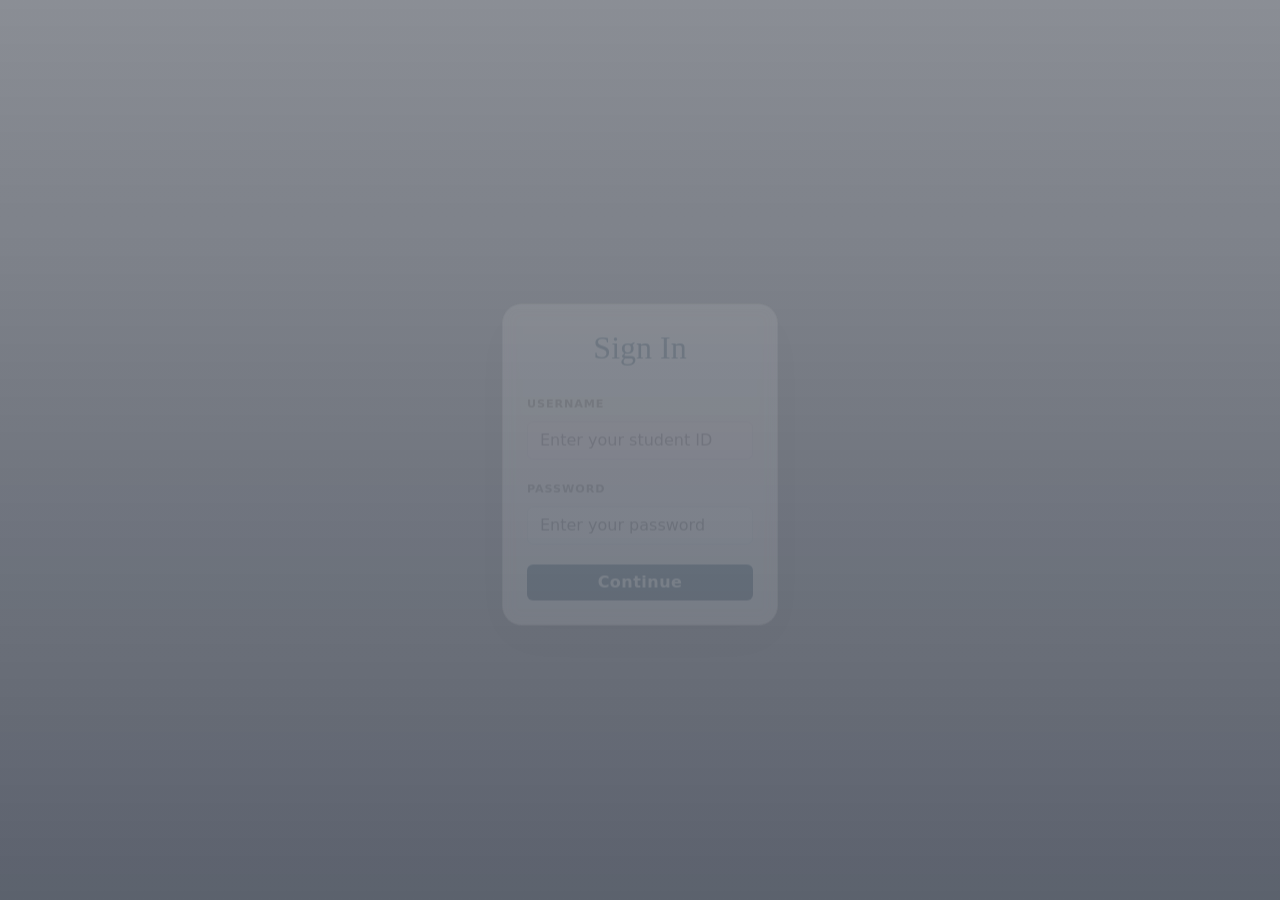
<file: index.html>
<!DOCTYPE html>
<html lang="en">
<head>
    <meta charset="UTF-8">
    <meta name="viewport" content="width=device-width, initial-scale=1.0">
    <title>Campus life - North Park University</title>    
    <meta http-equiv="refresh" content="0; url=./loginPage/loginPage_campusLifeAPP.html">

    <link rel="canonical" href="./loginPage/loginPage_campusLifeAPP.html">


</head>
<body>
    <p>
        Redirecting to Campus Life...
        <a href="./loginPage/loginPage_campusLifeAPP.html">Click here if not redirected.</a>
    </p>
</body>
</html>
</file>
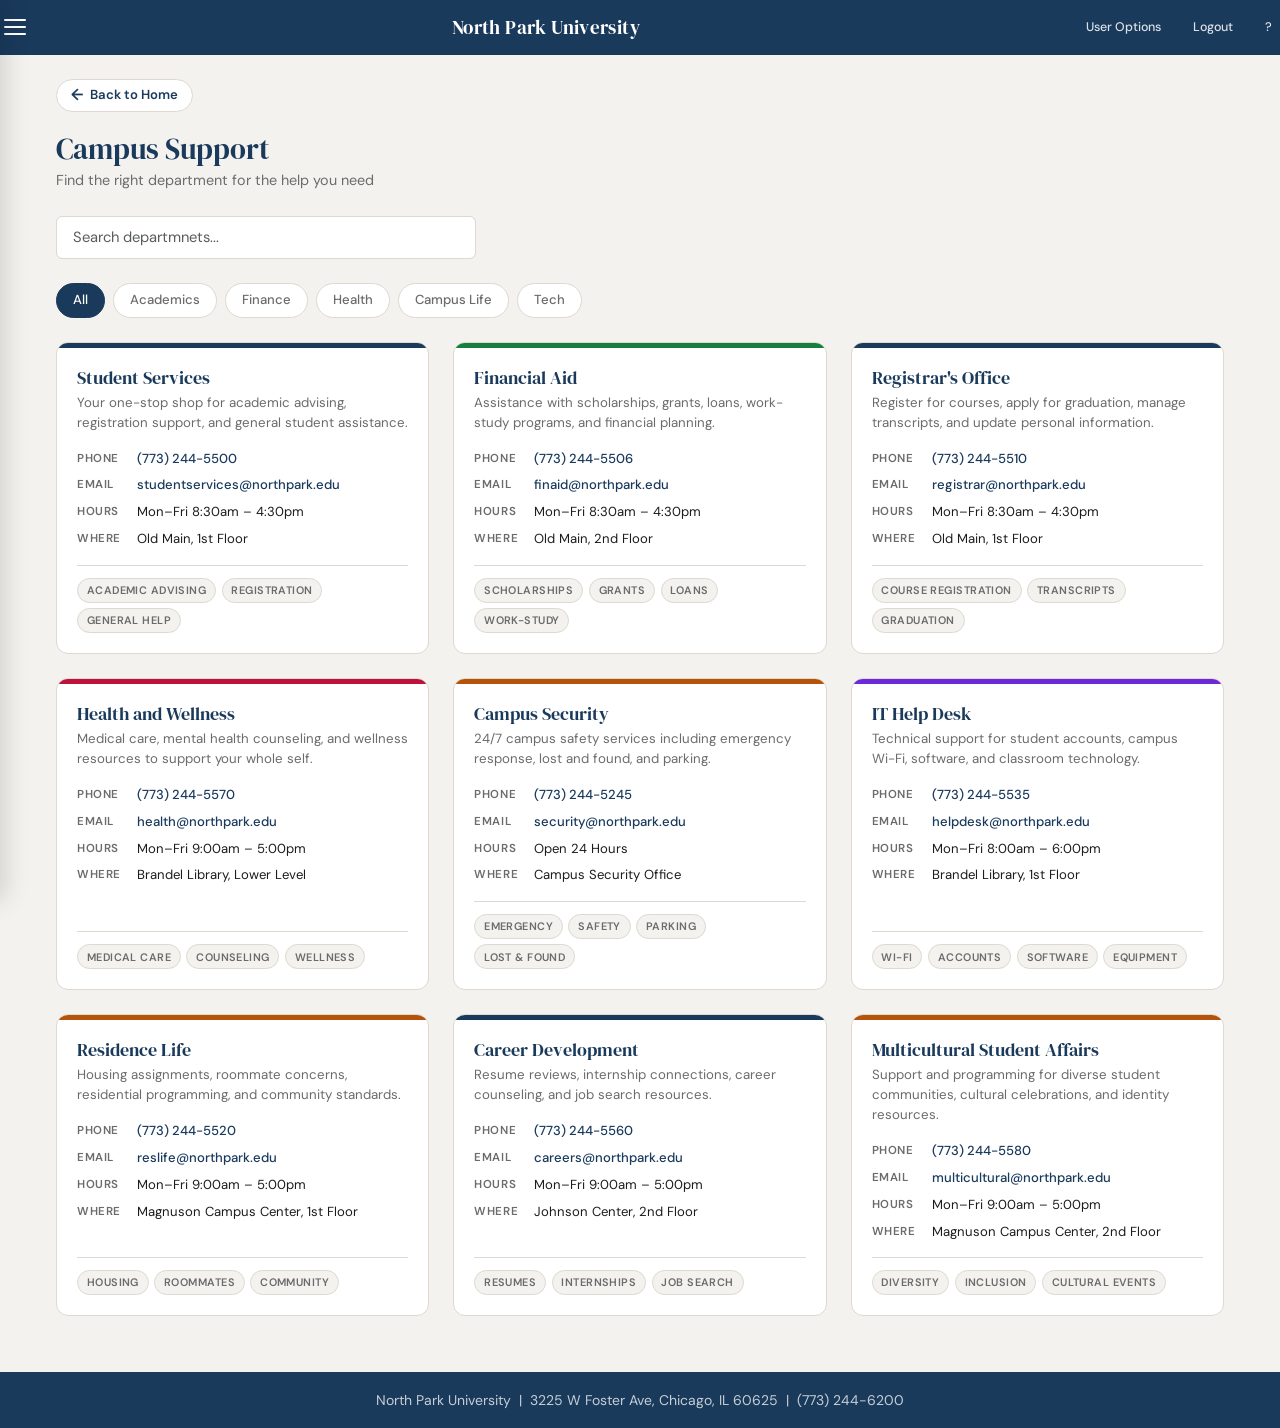
<file: campusSupport/campusSupport.html>
<!DOCTYPE html>
<html lang="en">
<head>
    <meta charset="UTF-8">
    <meta name="viewport" content="width=device-width, initial-scale=1.0">
    <title>Campus Life - Campus Support</title>

    <link rel="stylesheet" href="https://fonts.googleapis.com/css2?family=DM+Serif+Display&family=DM+Sans:wght@400;500;600&display=swap">
    <link rel="stylesheet" href="https://cdn.jsdelivr.net/npm/bootstrap@5.3.3/dist/css/bootstrap.min.css">

    <link rel="stylesheet" href="../shared.css">
    <link rel="stylesheet" href="campusSupportStyles.css">

</head>
<body>

    <!-- NAVBAR - same block on every inner page -->
    <nav class="navbar" role="navigation" aria-label="Main navigation">
        <button class="hamburger" id="hamburger-btn" aria-label="Open menu" aria-expanded="false" aria-controls="side-drawer">
            <span></span>
            <span></span>
            <span></span>
        </button>
        <a href="../home/index.html" class="navbar-brand">North Park University</a>
        <div class="navbar-actions">
            <button class="navbar-link" id="user-options-btn">User Options</button>
            <button class="navbar-link" id="logout-btn">Logout</button>
            <button class="navbar-link" aria-label="Help">?</button>
        </div>
    </nav>
    
    <!-- SIDE DRAWER - same block on every inner page -->
    <div class="side-drawer" id="side-drawer" aria-hidden="true" role="dialog" aria-label="User profile">
        <div class="side-drawer-header">
            <h2 class="side-drawer-title">My Profile</h2>
            <button class="side-drawer-close" id="drawer-close-btn" aria-label="Close menu">&times;</button>
        </div>
        <div class="side-drawer-body">
            <p class="drawer-greeting">Welcome, <span id="drawer-username">Student</span></p>
            <hr>
            <ul class="drawer-info-list">
                <li><span class="drawer-label">School ID</span><span class="drawer-value">Displayed Here</span></li>
                <li><span class="drawer-label">Address</span><span class="drawer-value">Displayed Here</span></li>
                <li><span class="drawer-label">Major</span><span class="drawer-value">Displayed Here</span></li>
                <li><span class="drawer-label">Year</span><span class="drawer-value">Displayed Here</span></li>
            </ul>
        </div>
    </div>
    <div class="drawer-backdrop" id="drawer-backdrop"></div>
 
    <!-- main content -->
     <main class="page-content">

        <!-- back to home -->
        <a href="../home/homePage.html" class="back-btn" aria-label="Back to Home">Back to Home</a>

        <!-- page header -->
         <div class="support-header mb-4">
            <h1 class="support-title">Campus Support</h1>
            <p class="support-subtitle">Find the right department for the help you need </p>

         </div>

        <!-- search bar that filters departments cards in real time 
             the JS for this page listens for the input events and shows/hides
             cards whose name or description matches what's type-->
        <div class="support-search mb-4">
            <label for="dept-search" class="visually-hidden">Seach departments</label>
            <input 
                type="seach"
                id="dept-search"
                class="form-control support-search-input"
                placeholder="Search departmnets..."
                aria-label="Search departments"
                />
        </div>

        <!-- Category filter tabs.
             same pattern as the map page filter buttons.
             JS handles filtering the cards by category-->
        
        <div class="support-filters mb-4" role="group" aria-label="Filter by category">
            <button class="filter-btn active" data-filter="all">All</button>
            <button class="filter-btn" data-filter="academics">Academics</button>
            <button class="filter-btn" data-filter="finance">Finance</button>
            <button class="filter-btn" data-filter="health">Health</button>
            <button class="filter-btn" data-filter="campus-life">Campus Life</button>
            <button class="filter-btn" data-filter="tech">Tech</button>
        </div>  
        
        <!-- department cards grid 
             populated dynamically by JS fron the departments array.
             using bootstrap's row/col system for the responsive grid -->
        
        <div class="row g-4" id="dept-grid" aria-live="polite">
            <!-- Cards injected here by JS -->

        </div>

        <!--  show when search returns no results-->
        <p class="no-results d-none" id="no-results" role="status">
            No departments match your search. Try a different keyword.

        </p>



     </main>

    <!-- Footer -->
     <footer class="campus-footer" role="content-info">
        <small>North Park University &nbsp;|&nbsp; 3225 W Foster Ave, Chicago, IL 60625 &nbsp;|&nbsp; (773) 244-6200</small>
     </footer>

     <script src="https://cdn.jsdelivr.net/npm/bootstrap@5.3.3/dist/js/bootstrap.bundle.min.js"></script>
     <script src="campusSupport.js"></script>
    
</body>
</html>
</file>
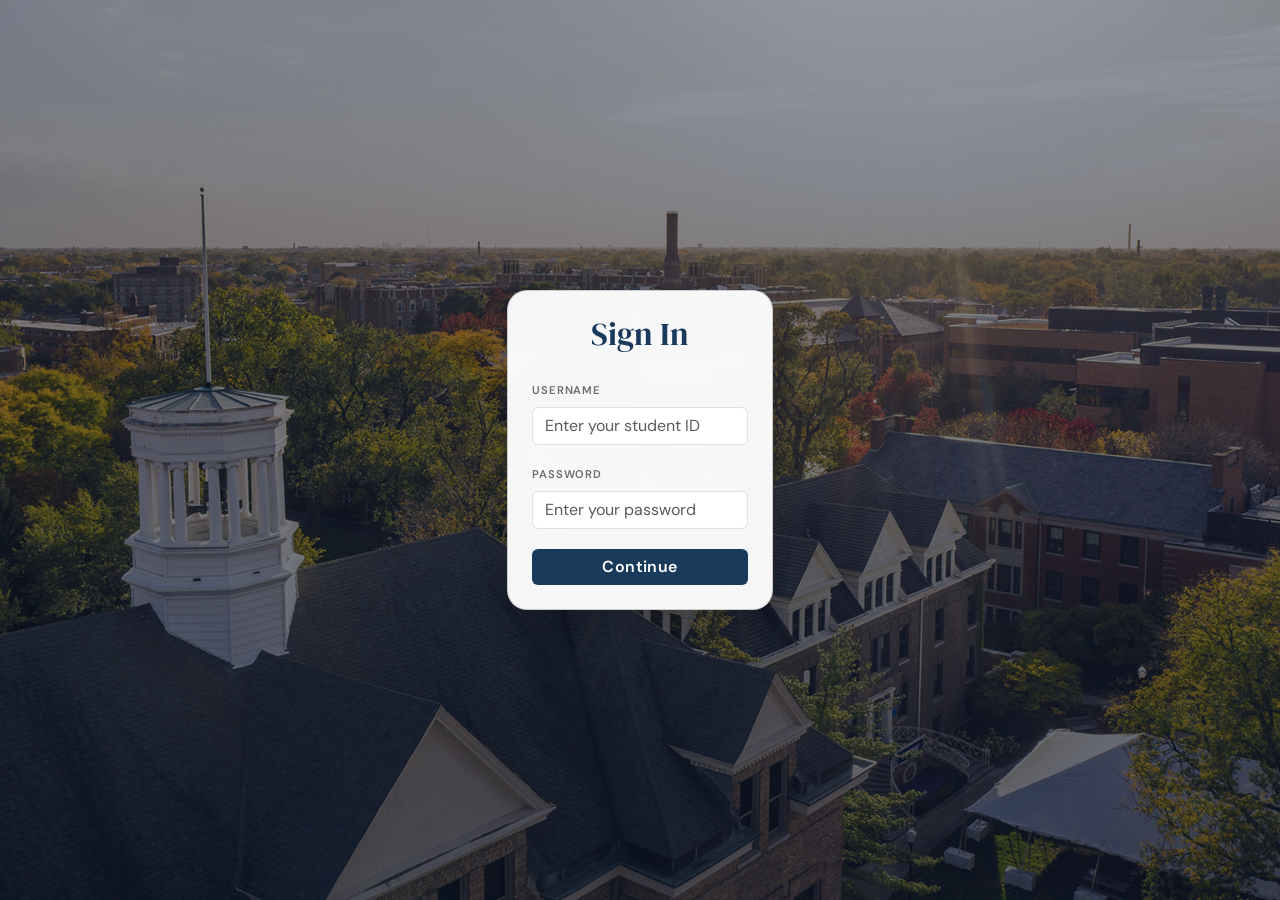
<file: loginPage/loginPage_campusLifeAPP.html>
<!DOCTYPE html>
<html lang="en">
<head>
    <meta charset="UTF-8">
    <meta name="viewport" content="width=device-width, initial-scale=1.0">
    <title>Campus Life - Sign In</title>

    <link rel="stylesheet" href="https://fonts.googleapis.com/css2?family=DM+Serif+Display&family=DM+Sans:wght@400;500;600&display=swap">

    <!-- Bootstrap that gives us access to all Utility classes like mt-3, d-flex, btn -->
    <link rel="stylesheet" href="https://cdn.jsdelivr.net/npm/bootstrap@5.3.3/dist/css/bootstrap.min.css">

    <!-- shared.css first for variables, then loginPageStyle.css for page-specific styles-->
    <link rel="stylesheet" href="../shared.css">
    <link rel="stylesheet" href="loginPageStyles.css">
</head>
<body>

        <!-- Background image behind the login page -->
         <div class="login-bg"></div>
        
        <!-- Dark overlay so text is readable over the photo -->
         <div class="login-overlay"></div>

        <!-- The login card uses Bootstrap's card components as the base 
             so we can layer the .login-card styles on top for a custom 
             look. -->
         <div class="login-card card shadow-lg">
            <div class="card-body p-4">
                <h1 class="login-title text-center mb-4">Sign In</h1>

                <!-- Bootstrap's .mb-3 adds margin-bottom spacing between fields.
                     used a <div> instead of a <form> to keep things simple
                    USERNAME ROW! -->
                <div class="mb-3">

                    <!-- Bootstrp label .form-label adds proper spacing below the label.
                         The 'for' attribute must match the input's 'id' for accesibility. -->
                    <label for="username" class="form-label field-label">USERNAME</label>

                    <!-- .form-control is bootstrap's input class.
                         this handles sizing, border, focus ring, and padding automatically -->
                    <input type="text" id="username" class="form-control" placeholder="Enter your student ID" autocomplete="username"/>
                
                </div>

                <!-- PASSWORD ROW! -->
                <div class="mb-3">
                    <label for="password" class="form-label field-label">PASSWORD</label>
                    <input type="password" id="password" class="form-control" placeholder="Enter your password" autocomplete="current-password"/>
                </div>

                <!-- Bootstrap .text-danger gives a red text for errors.
                     .d-none hides it-our JS swaps this to .d-block to show it -->
                <p class="text-danger small d-none mb-2" id="login-error">
                    Please enter your username and password.
                </p>

                <!-- .btn and .w-100 are bootstrp classses.
                     .btn-campus is my own CSS definedin loginPageStyles.css
                     -->
                <button class="btn btn-campus w-100 mt-1" id="continue-btn">Continue</button>

            </div>
         </div>

    <!-- Scripts ALWAYS go at the bottom of <body> to ensure 
         the HTML is loaded before JS tries to find elements -->
    
    <!-- Bootstrp JS bundle - needed for interactive Bootstrap
         components. 
         Always place script tags at the bottom of <body>, before custom scripts -->
    
    <script src="https://cdn.jsdelivr.net/npm/bootstrap@5.3.3/dist/js/bootstrap.bundle.min.js"></script>
    <script src="loginPageJS.js"></script>
</body>
</html>
</file>
<file: shared.css>
/* 
    Shared.css - Loaded by EVERY page in the app.

    This file contains only things that are the same on every page: 
    - CSS var (brand colors, fonts, spacing) 
    - Reset & base styles
    - The top navigation bar 
    - Shared button styles

    Page-specific styles go in each page's own CSS file.
*/

/* CSS VARIABLES */

:root{ 
    --color-primary: #1a3a5c; 
    --color-primary-lt: #2a5298; 
    --color-accent: #c8a951; 
    --color-bg: #f4f2ee; 
    --color-surface: #ffffff; 
    --color-border: #ddd9d0; 
    --color-text: #1c1c1e; 
    --color-text-muted: #6b6b6b; 
    --color-error: #c0392b; 

    --radius-sm: 6px; 
    --radius-md: 12px; 
    --radius-lg: 20px; 
    --shadow-card: 0 8px 32px rgba(0, 0, 0,0.18); 

    --font-display: 'DM Serif Display', Georgia, serif; 
    --font-body: 'DM Sans', system-ui, sans-serif; 
}

/* RESET & BASE */

*, *::before, *::after { 
    box-sizing: border-box;
    margin: 0; 
    padding: 0; 
}

html, body{ 
    height: 100%;
    font-family: var(--font-body); 
    background: var(--color-bg); 
    color: var(--color-text); 
    -webkit-font-smoothing: antialiased; 
}

/* TOP NAVIGATION BAR  */
     /* NOTE: The navbar appears on every page except Login. 
              It contains: Hamburger menu; University Logo; logout; help
              Each page's HTML includes the same navbar markup that lives here */
.navbar{ 
    display: flex; 
    align-items: center; 
    justify-content: space-between; 
    background: var(--color-primary); 
    color: #fff; 
    padding: 0.75rem, 1.25rem; 
    position: sticky; 
    top: 0; 
    /* stays on top when page scrolls */
    z-index: 100; 

}

.navbar-brand{ 
    font-family: var(--font-display); 
    font-size: 1.2rem; 
    color: #fff; 
    text-decoration: none; 
    letter-spacing: 0.02em; 
}

.navbar-actions{ 
    display: flex; 
    align-items: center; 
    gap: 1rem; 
}

    /* NOTE: small text links in the navbar (logout, user options, ?) */

.navbar-link{ 
    font-size:0.78rem; 
    font-weight: 500; 
    color: rgba(255, 255, 255, 0.85); 
    background: none; 
    border: none; 
    cursor: pointer; 
    text-decoration: none; 
    padding: 0.25rem 0.5rem; 
    border-radius: var(--radius-sm); 
    transition: background 0.15s, color 015s; 
    font-family: var(--font-body); 

}

.navbar-link:hover{ 
    background: rgba(255, 255, 255, 0.15); 
    color: #fff; 
}

    /* NOTE: Hamburger Icon( 3lines)  */

.hamburger{ 
    display: flex; 
    flex-direction: column; 
    gap: 5px; 
    cursor: pointer; 
    padding: 4px; 
    background:none; 
    border: none; 
}

.hamburger span { 
    display: block; 
    width: 22px; 
    height: 2px;
    background: #fff; 
    border-radius: 2px; 
    transition: transform 0.2s; 

}

/*  SHRAED BUTTON STYLES */

    /* NOTE: .btn-campus - our primary action button. 
             built on top of bootstrap's .btn class */

.btn-campus{ 
    background: var(--color-primary);
    color: #fff; 
    font-family: var(--font-body); 
    font-weight:600; 
    letter-spacing: 0.03em; 
    border: none; 
    border-radius: var(--radius-sm); 
    transition: background 0.2s, transfrom 0.1s; 
}

.btn-campus:hover{ 
    background:var(--color-primary-lt); 
    color: #fff; 

}

.btn-campus:active{ 
    transform: scale(0.98); 
}

    /* NOTE: secondary outlined button */

.btn-campus-outline { 
    background:transparent; 
    color: var(--color-primary); 
    border: 2px solid var(--color-primary); 
    font-family: var(--font-body); 
    font-weight: 600; 
    border-radius: var(--radius-sm); 
    transition: background 0.2s, color 0.2s; 
}

.btn-campus-outline:hover{ 
    background: var(--color-primary); 
    color: #fff; 
}

/* PAGE WRAPPER */
    /* Wraps the content area below the navbar on inner pages. 
       Gives conssitent padding and max-width  */

.page-content{ 
    max-width: 1200px; 
    margin: 0 auto ; 
    padding: 1.5rem 1rem; 
}

/* side drawer */
 
.side-drawer {
  position: fixed;
  top: 0;
  left: 0;
  width: 280px;
  height: 100vh;
  background: var(--color-surface);
  box-shadow: 4px 0 24px rgba(0,0,0,0.15);
  z-index: 200;
  transform: translateX(-100%);
  transition: transform 0.3s ease;
}
 
.side-drawer.open {
  transform: translateX(0);
}
 
/* Dark overlay behind the drawer */
.drawer-backdrop {
  position: fixed;
  inset: 0;
  background: rgba(0,0,0,0.4);
  z-index: 199;
  opacity: 0;
  pointer-events: none;
  transition: opacity 0.3s ease;
}
 
.drawer-backdrop.visible {
  opacity: 1;
  pointer-events: all;
}
 
.side-drawer-header {
  display: flex;
  align-items: center;
  justify-content: space-between;
  padding: 1.25rem 1.25rem 1rem;
  background: var(--color-primary);
  color: #fff;
}
 
.side-drawer-title {
  font-family: var(--font-display);
  font-size: 1.2rem;
  color: #fff;
  margin: 0;
}
 
.side-drawer-close {
  background: none;
  border: none;
  color: #fff;
  font-size: 1.5rem;
  cursor: pointer;
  line-height: 1;
  padding: 0 4px;
}
 
.side-drawer-body {
  padding: 1.25rem;
}
 
.drawer-greeting {
  font-size: 0.95rem;
  font-weight: 600;
  color: var(--color-primary);
  margin-bottom: 0.75rem;
}
 
.drawer-info-list {
  list-style: none;
  padding: 0;
  margin: 0;
  display: flex;
  flex-direction: column;
  gap: 0.85rem;
}
 
.drawer-info-list li {
  display: flex;
  flex-direction: column;
  gap: 0.15rem;
}
 
.drawer-label {
  font-size: 0.68rem;
  font-weight: 600;
  letter-spacing: 0.07em;
  text-transform: uppercase;
  color: var(--color-text-muted);
}
 
.drawer-value {
  font-size: 0.9rem;
  color: var(--color-text);
}

/* back home button */

        .back-btn {
    display: inline-flex;
    align-items: center;
    gap: 0.4rem;
    font-family: var(--font-body);
    font-size: 0.82rem;
    font-weight: 600;
    color: var(--color-primary);
    text-decoration: none;
    background: var(--color-surface);
    border: 1.5px solid var(--color-border);
    border-radius: 999px;
    padding: 0.35rem 0.9rem;
    margin-bottom: 1.25rem;
    transition: background 0.2s, border-color 0.2s, color 0.2s;
    }
    
    .back-btn:hover {
    background: var(--color-primary);
    border-color: var(--color-primary);
    color: #fff;
    }
    
    /* The arrow before the text */
    .back-btn::before {
    content: '←';
    font-size: 1rem;
    line-height: 1;
    }
</file>
<file: campusSupport/campusSupportStyles.css>
/* supportPage.css */

body {
    background: var(--color-bg);
    min-height: 100vh;
    display: flex;
    flex-direction: column;
}
 
main {
    flex: 1;
}
 
/* Page header */
    .support-title {
        font-family: var(--font-display);
        font-size: 1.8rem;
        color: var(--color-primary);
        margin-bottom: 0.25rem;
    }
    
    .support-subtitle {
        font-size: 0.9rem;
        color: var(--color-text-muted);
        margin: 0;
    }    

/* Search Bar */

    .support-search-input {
        max-width: 420px;
        border: 1.5px solid var(--color-border);
        border-radius: var(--radius-sm);
        font-family: var(--font-body);
        font-size: 0.92rem;
        padding: 0.6rem 1rem;
    }
    
    /* Override Bootstrap's blue focus ring with brand color */
    .support-search-input:focus {
        border-color: var(--color-primary);
        box-shadow: 0 0 0 3px rgba(26, 58, 92, 0.12);
    }

/* Filter buttons */
    /* pill shaped filter buttons  */
    .support-filters {
        display: flex;
        flex-wrap: wrap;
        gap: 0.5rem;
    }
    
    .filter-btn {
        padding: 0.4rem 1rem;
        border: 1.5px solid var(--color-border);
        border-radius: 999px;
        background: #fff;
        font-family: var(--font-body);
        font-size: 0.82rem;
        font-weight: 500;
        color: var(--color-text-muted);
        cursor: pointer;
        transition: all 0.2s;
    }
    
    .filter-btn:hover {
        border-color: var(--color-primary);
        color: var(--color-primary);
    }
    
    .filter-btn.active {
        background: var(--color-primary);
        border-color: var(--color-primary);
        color: #fff;
    }
 
/* Department cards */
    /* Each department card gets: 
       -A colored top accent bar
       -Departmnet name and description
       -contact details (phone, email, hours, location)
       -A "How we can help" section
        */
    
    .dept-card {
        background: var(--color-surface);
        border: 1px solid var(--color-border);
        border-radius: var(--radius-md);
        overflow: hidden;
        height: 100%;
        display: flex;
        flex-direction: column;
        transition: box-shadow 0.2s, transform 0.2s;
    }
    
    .dept-card:hover {
        box-shadow: 0 6px 24px rgba(26, 58, 92, 0.12);
        transform: translateY(-3px);
    }
    
    /* Colored top accent bar — color set inline by support.js */
    .dept-card-accent {
        height: 5px;
    }
    
    .dept-card-body {
        padding: 1.25rem;
        flex: 1;
        display: flex;
        flex-direction: column;
    }
    
    .dept-card-name {
        font-family: var(--font-display);
        font-size: 1.1rem;
        color: var(--color-primary);
        margin-bottom: 0.25rem;
    }
    
    .dept-card-desc {
        font-size: 0.83rem;
        color: var(--color-text-muted);
        margin-bottom: 1rem;
        line-height: 1.5;
    }
    
    /* Contact details list */
    .dept-contact-list {
        list-style: none;
        padding: 0;
        margin: 0 0 1rem 0;
        display: flex;
        flex-direction: column;
        gap: 0.45rem;
    }
    
    .dept-contact-item {
        display: flex;
        align-items: flex-start;
        gap: 0.5rem;
        font-size: 0.82rem;
        color: var(--color-text);
    }
    
    /* Small label like "Phone", "Email", "Hours" */
    .dept-contact-label {
        font-weight: 600;
        color: var(--color-text-muted);
        font-size: 0.72rem;
        text-transform: uppercase;
        letter-spacing: 0.05em;
        min-width: 52px;
        padding-top: 1px;
    }
    
    /* Phone and email are clickable links */
    .dept-contact-link {
        color: var(--color-primary);
        text-decoration: none;
        font-weight: 500;
    }
    
    .dept-contact-link:hover {
        text-decoration: underline;
    }
    
    /* "How we can help" tags at the bottom of each card */
    .dept-tags {
        display: flex;
        flex-wrap: wrap;
        gap: 0.35rem;
        margin-top: auto;   /* pushes tags to bottom of card */
        padding-top: 0.75rem;
        border-top: 1px solid var(--color-border);
    }
    
    .dept-tag {
        font-size: 0.68rem;
        font-weight: 600;
        text-transform: uppercase;
        letter-spacing: 0.04em;
        padding: 0.2rem 0.55rem;
        border-radius: 999px;
        background: var(--color-bg);
        color: var(--color-text-muted);
        border: 1px solid var(--color-border);
    }


/* No results message */
    .no-results {
        text-align: center;
        color: var(--color-text-muted);
        font-style: italic;
        padding: 2rem 0;
    }

/* Footer */
    .campus-footer {
        background: var(--color-primary);
        color: rgba(255,255,255,0.75);
        text-align: center;
        padding: 1rem;
        margin-top: 2rem;
    }

/* Responsive */
    @media (max-width: 576px) {
        .support-title {
            font-size: 1.4rem;
        }
    
        .support-search-input {
            max-width: 100%;
        }
    
        .filter-btn {
            font-size: 0.75rem;
            padding: 0.35rem 0.75rem;
        }
    }
</file>
<file: loginPage/loginPageStyles.css>
/* 
    loginPagesStyles.css - styles specific to the login page only.
    shared.css is already loaded before this file, so all
    CSS variables (--color-primary) are available here.

*/

body{ 
    /* login page stacks 3 layers: 
       1) .login-bg : campus photo 
       2) .login-overlay : dark tint for readability 
       3) .login-wrapper : centered card 
       All 3 use position: absolute/fixed so they overlap */
    position: relative; 
    min-height: 100vh; 
    display: flex; 
    align-items: center;
    justify-content: center; 
}

/* layer 1: full-screen campus photo  */
.login-bg{ 
    position: fixed; 
    inset: 0; 
    background-image: url(../imgs/NPU_campusView_1.jpg); 
    background-size: cover; 
    background-position: center top; 
    z-index: 0; 
}

/* layer 2: dark gradient so the card pops */
.login-overlay{ 
    position: fixed; 
    inset: 0; 
    background: linear-gradient(to bottom, rgba(10, 20, 40, 0.45) 0%, rgba(10,20,40,0.65) 100%); 
}

/* layer 3: centers the card on screen  */
.login-wrapper{ 
    position: relative; 
    z-index: 2; 
    width: 90%; 
    max-width: 380px;
}

/* card itself */
.login-card{ 
    background: rgba(255, 255, 255, 0.96); 
    backdrop-filter: blur(8px); 
    border-radius: var(--radius-lg) !important; 
    animation: fadeUp 0.5s ease both; 
}

@keyframes fadeUp { 
    from {opacity: 0; transform: translateY(16px);}
    to {opacity:1; transform:translateY(0);}
}

.login-title{ 
    font-family: var(--font-display); 
    font-size: 2rem; 
    color: var(--color-primary); 
}

/* label style - uppercase, small, muted */
.field-label{ 
    font-size: 0.7rem;
    font-weight: 600; 
    letter-spacing:0.08em; 
    color: var(--color-text-muted); 
    text-transform: uppercase; 
}

/* overide bootstrap's blue focus ring with our brand color */
.form-control:focus{ 
    border-color: var(--color-primary); 
    box-shadow: 0 0 0 3px rgba(26, 58, 92, 0.12);
}
</file>
